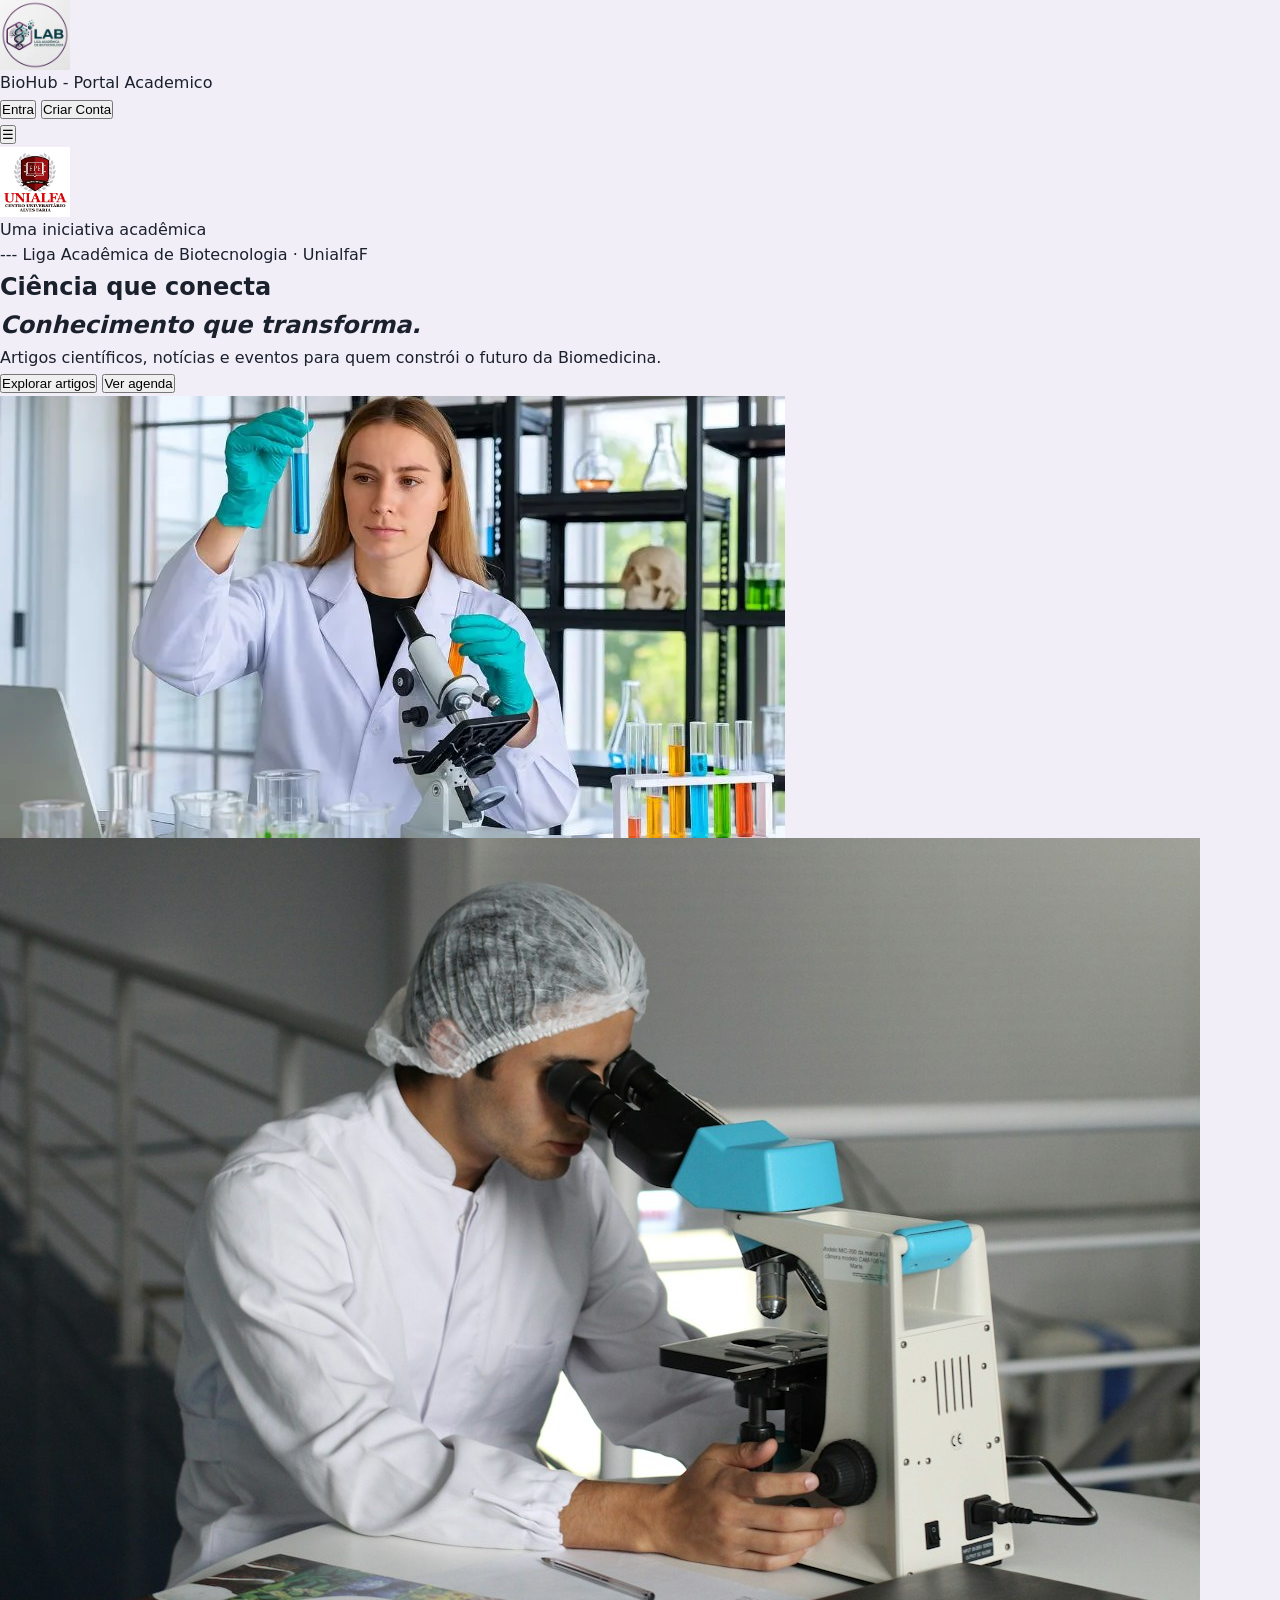
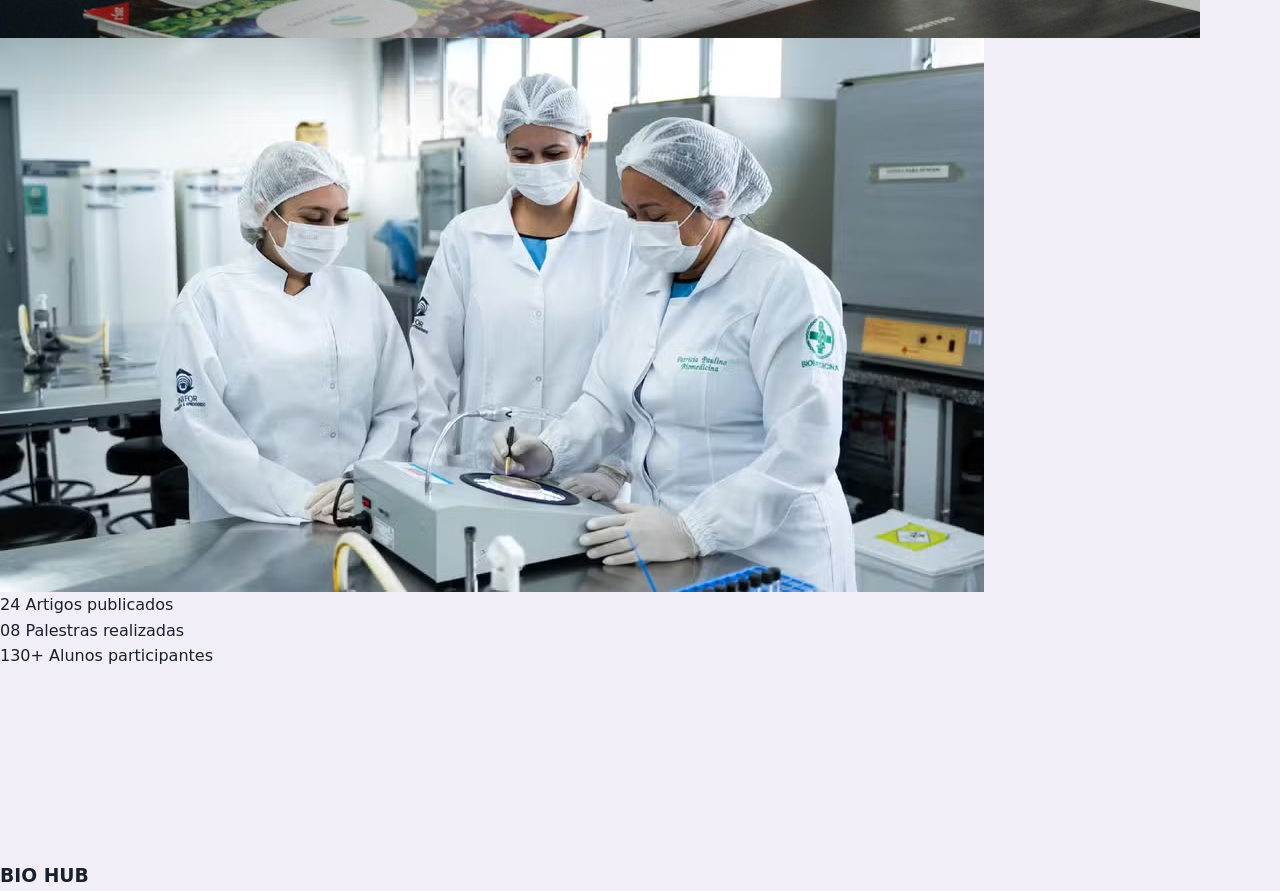
<file: index.html>
<!DOCTYPE html>
<html lang="pt-BR">
    <head >
        <meta charset="UTf-8">
        <title>BioHub - Portal Academico</title>

        <!-- LINK PARA PASTA CSS-->
         <link rel="stylesheet" href="frontend/css/style.css">

    </head>

    <body>
        <div class="site">
            <header>
                <nav>
                    

                    <div class="LAB_logo">
                        <img src="frontend/img/LAB.png" alt="Logo_BioHub" width="70">
                
                        <span>
                            BioHub - Portal Academico
                        </span>
                    </div>

                    <!-- DIV DOS BOTOES DO NAVBAR-->
                    <div class="botoes_iniciais_login">
                        <a href="segunda_pagina.html">
                        <button type="button" class="nav_button" id="entrar">Entra</button></a>

                        <button type="button" class="nav_button" id="conta">Criar Conta</button>

                    </div>

                    <div class="icone_menu">

                     <button type="button">&#9776;</button>
                    </div>

                
                </nav>
            </header>
        







        
            <main>

                <section class="introdutoria">
                    <div class="flavor_text">

                        <div class="ft_topo">
                            <div class="logo_unialfa">


                                <img src="frontend/img/logo-unialfa.png" alt="Logo_Unialfa" width="70">
                                <span>Uma iniciativa acadêmica</span>
                            
                            
                            </div>
                    
                            <p class="Credito_a_liga">--- Liga Acadêmica de Biotecnologia · UnialfaF</p>

                        </div>


                        <div class="ft_meio">
                            <div>
                                <h1>Ciência que conecta <br> <em> Conhecimento que transforma.</em></h1>
                                <p>Artigos científicos, notícias e eventos para quem constrói o futuro da Biomedicina.</p>
                            </div>
                        </div>


                        <div class="ft_base">
                            <div class="flavor_text_botoes_div">
                                <button type="button" class="ft_button"  id="f_t_1">Explorar artigos</button>

                                <button type="button" class="ft_button"  id="f_t_2">Ver agenda</button>

                            </div>
                        </div>







                    </div>

                    <div class="flavor_images">
                        <img src="frontend/img/cientista.png" alt="EXEMPLO" class="ativo" >
                        <img src="frontend/img/Pesquisador.jpe" alt="EXEMPLO" >
                        <img src="frontend/img/grupo.png" alt="EXEMPLO"  >
 
                    </div>

                </section>


                <section class="status">

                    <div class="status_bloco">
                        <div class="artigos">
                            <span class="status_nuneros">24</span>
                            <span class="status_text">Artigos publicados</span>
                        </div>


                        <div class="palestras">
                            <span class="status_nuneros">08</span>
                            <span class="status_text">Palestras realizadas</span>                        
                        </div>


                        <div class="participante">
                            <span class="status_nuneros">130+</span>
                            <span class="status_text">Alunos participantes</span>

                        </div>






                    </div>


                </section>

                <section class="noticias">







                </section>
            </main>




            <footer>
                <h3>BIO <strong>HUB</strong></h3>




            </footer>

            <!--LINKANDO O CODIGO JAVA NO FINAL PRA EVITAR BUGS-->
            <script src="frontend/js/main.js"> </script>
        </div>

    </body>
</html>
</file>
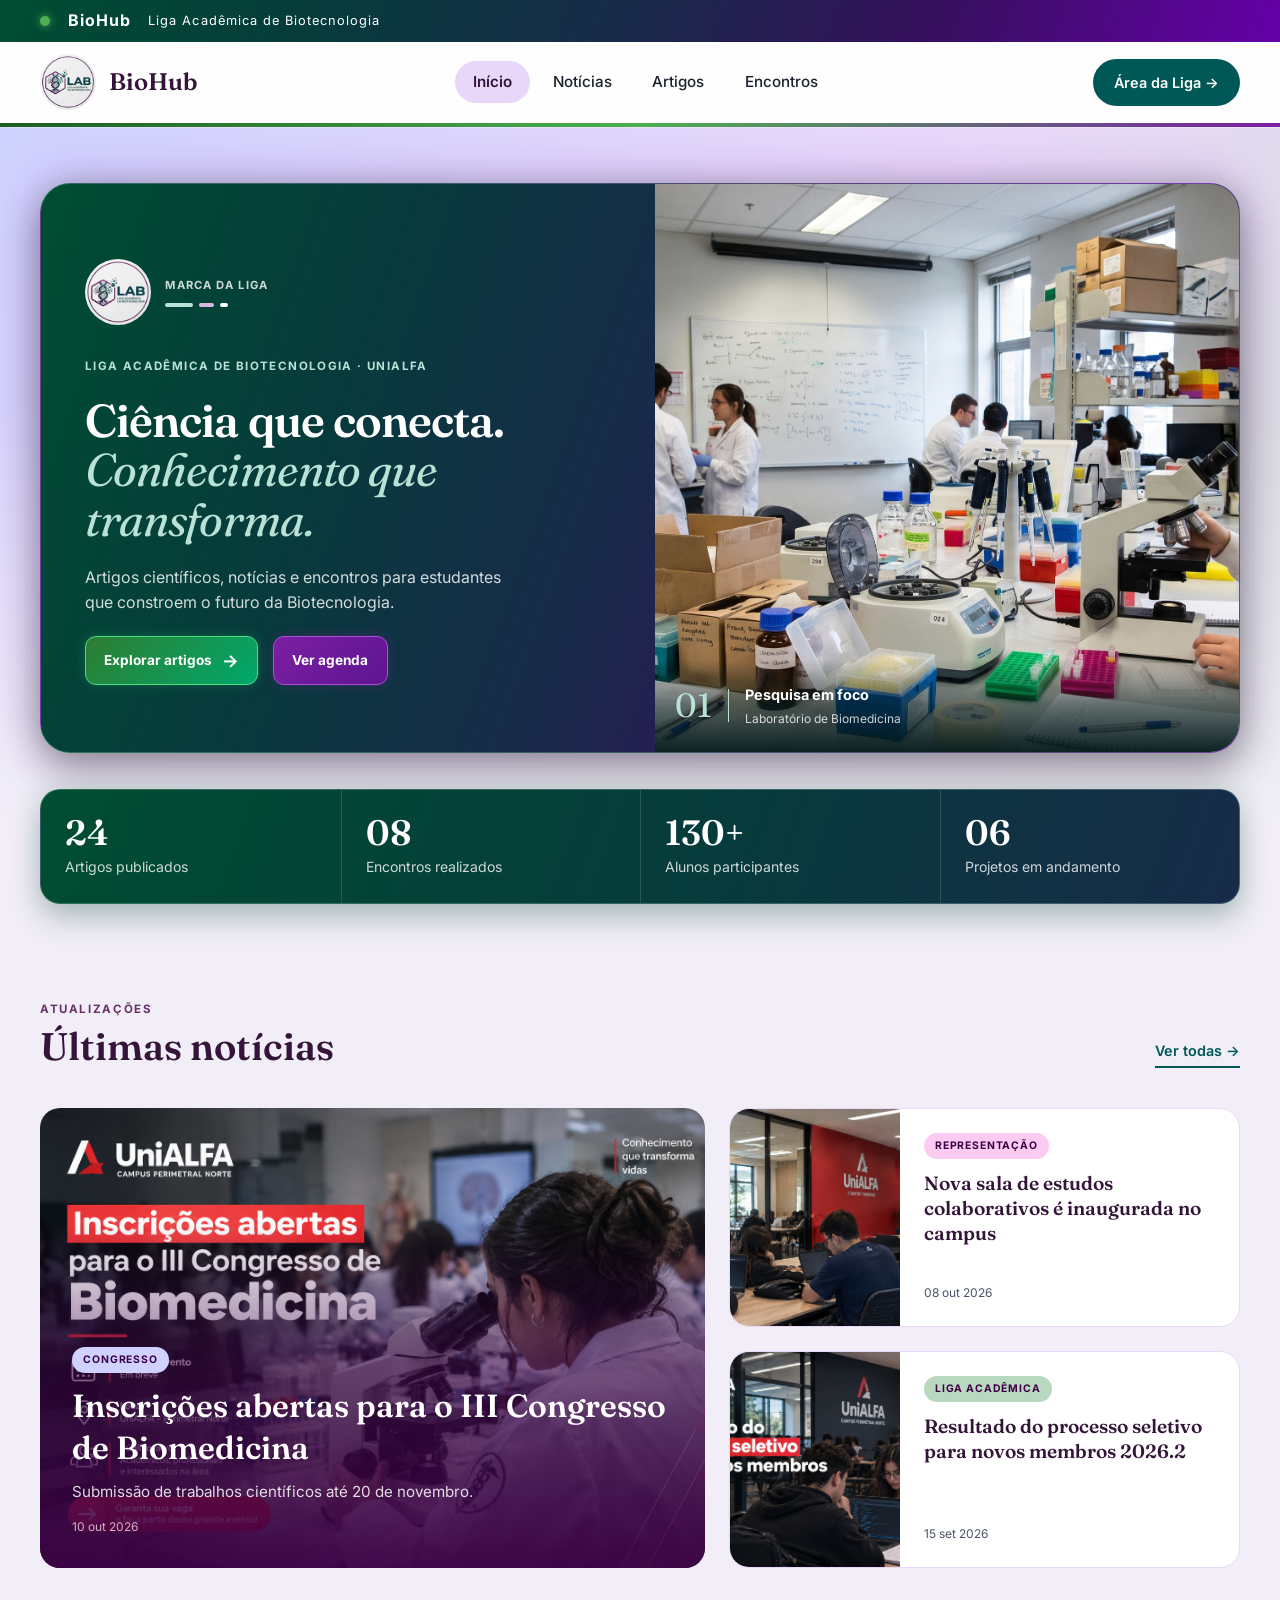
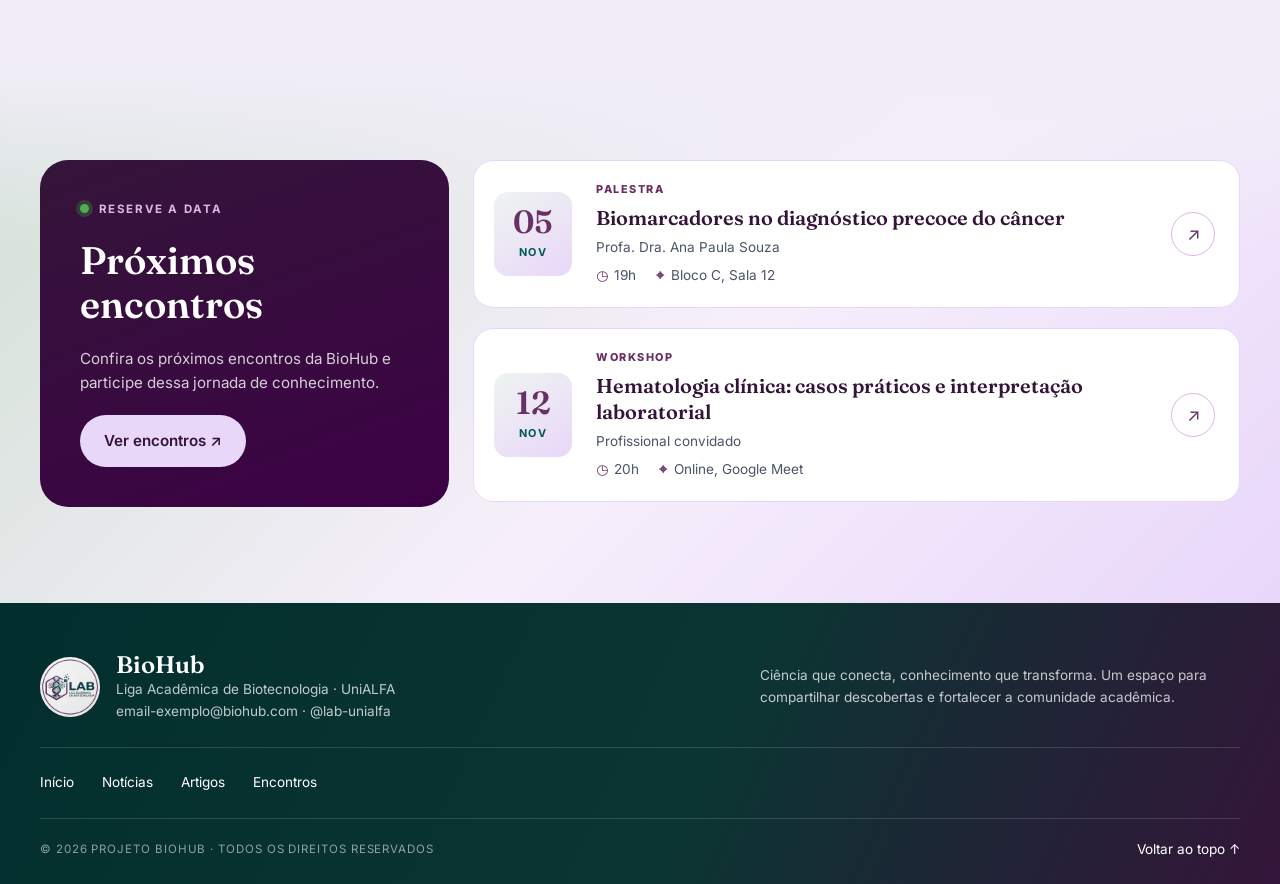
<file: frontend/index.html>
<!DOCTYPE html>
<html lang="pt-br">
<head>
    <meta charset="UTF-8">
    <meta name="viewport" content="width=device-width, initial-scale=1.0">
    <meta name="description" content="BioHub: artigos científicos, notícias e encontros da Liga Acadêmica de Biotecnologia da UniALFA">
    <title>BioHub - Liga Acadêmica de Biotecnologia</title>

    <link rel="preconnect" href="https://fonts.googleapis.com">
    <link rel="preconnect" href="https://fonts.gstatic.com" crossorigin>
    <link href="https://fonts.googleapis.com/css2?family=Fraunces:ital,opsz,wght@0,9..144,400;0,9..144,600;1,9..144,400&family=Inter:wght@400;500;600;700&display=swap" rel="stylesheet">

    <link rel="stylesheet" href="css/style.css">
</head>

<body>

    <!-- ===== FAIXA SUPERIOR (do colega) ===== -->
    <div class="faixa-superior">
        <span class="ponto-verde" aria-hidden="true"></span>
        <strong>BioHub</strong>
        <span class="nome-faixa">Liga Acadêmica de Biotecnologia</span>
    </div>

    <!-- ===== CABEÇALHO (seu, com a linha em degradê do colega) ===== -->
    <header class="cabecalho">
        <a href="index.html" class="logo" aria-label="BioHub, ir para o início">
            <img src="img/Logo Oficial - BioHub.jpeg" alt="" class="logo-img">
            <span class="logo-nome">BioHub</span>
        </a>

        <nav class="menu" aria-label="Menu principal">
            <ul>
                <li><a href="index.html" aria-current="page">Início</a></li>
                <li><a href="noticias.html">Notícias</a></li>
                <li><a href="artigos.html">Artigos</a></li>
                <li><a href="encontros.html">Encontros</a></li>
            </ul>
        </nav>

        <a href="area-da-liga.html" class="botao-area-liga">Área da Liga &rarr;</a>
    </header>

    <main>

        <!-- ===== INÍCIO: fundo em degradê (seu) + card (do colega) ===== -->
        <section class="hero" id="inicio">
            <div class="hero-card">

                <div class="hero-conteudo">

                    <div class="hero-marca">
                        <img src="img/Logo Oficial - BioHub.jpeg" alt="Logo da BioHub">
                        <div class="hero-marca-info">
                            <span>Marca da liga</span>
                            <div class="marca-detalhes" aria-hidden="true">
                                <span></span>
                                <span></span>
                                <span></span>
                            </div>
                        </div>
                    </div>

                    <p class="hero-categoria">Liga Acadêmica de Biotecnologia &middot; UniALFA</p>

                    <h1 class="titulo-principal">
                        Ciência que conecta.
                        <em>Conhecimento que transforma.</em>
                    </h1>

                    <p class="hero-descricao">
                        Artigos científicos, notícias e encontros para estudantes que constroem o futuro da Biotecnologia.
                    </p>

                    <div class="hero-botoes">
                        <a href="artigos.html" class="hero-botao">Explorar artigos <span aria-hidden="true">&rarr;</span></a>
                        <a href="encontros.html" class="hero-botao secundario">Ver agenda</a>
                    </div>

                </div>

                <figure class="hero-imagem">
                    <img src="img/Gemini_Generated_Image_n9bl7xn9bl7xn9bl.jpg" alt="Pesquisador de touca e jaleco observando uma amostra em um microscópio">

                    <figcaption class="hero-legenda">
                        <span class="hero-numero">01</span>
                        <span class="hero-legenda-textos">
                            <strong>Pesquisa em foco</strong>
                            <span>Laboratório de Biomedicina</span>
                        </span>
                    </figcaption>
                </figure>

            </div>
        </section>

        <!-- ===== BARRA DE NÚMEROS (do colega, degradê mais suave) ===== -->
        <section class="estatisticas" aria-label="A liga em números">
            <ul class="lista-estatisticas">
                <li class="estatistica">
                    <span class="estatistica-numero">24</span>
                    <span class="estatistica-rotulo">Artigos publicados</span>
                </li>
                <li class="estatistica">
                    <span class="estatistica-numero">08</span>
                    <span class="estatistica-rotulo">Encontros realizados</span>
                </li>
                <li class="estatistica">
                    <span class="estatistica-numero">130+</span>
                    <span class="estatistica-rotulo">Alunos participantes</span>
                </li>
                <li class="estatistica">
                    <span class="estatistica-numero">06</span>
                    <span class="estatistica-rotulo">Projetos em andamento</span>
                </li>
            </ul>
        </section>

        <!-- ===== ÚLTIMAS NOTÍCIAS (seu) ===== -->
        <section class="noticias" id="noticias" aria-labelledby="titulo-noticias">
            <div class="cabecalho-secao">
                <div>
                    <p class="sobretitulo">Atualizações</p>
                    <h2 id="titulo-noticias">Últimas notícias</h2>
                </div>
                <a href="noticias.html" class="link-secao">Ver todas &rarr;</a>
            </div>

            <div class="grid-noticias">

                <article class="cartao-noticia destaque">
                    <a href="noticias.html" class="cartao-noticia-link">
                        <img src="img/Congresso de Biomedicina UniALFA.png" alt="Estudantes reunidos em um auditório durante um congresso">
                        <div class="cartao-noticia-corpo">
                            <span class="categoria categoria-congresso">Congresso</span>
                            <h3>Inscrições abertas para o III Congresso de Biomedicina</h3>
                            <p>Submissão de trabalhos científicos até 20 de novembro.</p>
                            <p class="meta"><time datetime="2026-10-10">10 out 2026</time></p>
                        </div>
                    </a>
                </article>

                <article class="cartao-noticia">
                    <a href="noticias.html" class="cartao-noticia-link">
                        <img src="img/Espaço UniALFA de Estudo Colaborativo.png" alt="Estudantes caminhando em área verde do campus">
                        <div class="cartao-noticia-corpo">
                            <span class="categoria categoria-representacao">Representação</span>
                            <h3>Nova sala de estudos colaborativos é inaugurada no campus</h3>
                            <p class="meta"><time datetime="2026-10-08">08 out 2026</time></p>
                        </div>
                    </a>
                </article>

                <article class="cartao-noticia">
                    <a href="noticias.html" class="cartao-noticia-link">
                        <img src="img/Resultado do Processo Seletivo UniALFA 2026.2.png" alt="Aluna realizando pipetagem em laboratório">
                        <div class="cartao-noticia-corpo">
                            <span class="categoria categoria-liga">Liga acadêmica</span>
                            <h3>Resultado do processo seletivo para novos membros 2026.2</h3>
                            <p class="meta"><time datetime="2026-09-15">15 set 2026</time></p>
                        </div>
                    </a>
                </article>

            </div>
        </section>

        <!-- ===== PRÓXIMOS ENCONTROS (mistura dos dois) ===== -->
        <section class="encontros" id="encontros" aria-labelledby="titulo-encontros">
            <div class="encontros-layout">

                <div class="encontros-intro">
                    <p class="sobretitulo">Reserve a data</p>
                    <h2 id="titulo-encontros">Próximos encontros</h2>
                    <p class="encontros-descricao">
                        Confira os próximos encontros da BioHub e participe dessa jornada de conhecimento.
                    </p>
                    <a href="encontros.html" class="btn-claro">Ver encontros ↗</a>
                </div>

                <div class="lista-encontros">

                    <article class="cartao-evento">
                        <time datetime="2026-11-05" class="data-evento">
                            <span class="dia">05</span>
                            <span class="mes">NOV</span>
                        </time>
                        <div class="info-evento">
                            <span class="evento-categoria">Palestra</span>
                            <h3>Biomarcadores no diagnóstico precoce do câncer</h3>
                            <p class="detalhes-evento">Profa. Dra. Ana Paula Souza</p>
                            <ul class="evento-meta">
                                <li><span class="icone-meta" aria-hidden="true">◷</span> 19h</li>
                                <li><span class="icone-meta" aria-hidden="true">⌖</span> Bloco C, Sala 12</li>
                            </ul>
                        </div>
                        <a href="encontros.html" class="acao-evento" aria-label="Ver detalhes: Biomarcadores no diagnóstico precoce do câncer">↗</a>
                    </article>

                    <article class="cartao-evento">
                        <time datetime="2026-11-12" class="data-evento">
                            <span class="dia">12</span>
                            <span class="mes">NOV</span>
                        </time>
                        <div class="info-evento">
                            <span class="evento-categoria">Workshop</span>
                            <h3>Hematologia clínica: casos práticos e interpretação laboratorial</h3>
                            <p class="detalhes-evento">Profissional convidado</p>
                            <ul class="evento-meta">
                                <li><span class="icone-meta" aria-hidden="true">◷</span> 20h</li>
                                <li><span class="icone-meta" aria-hidden="true">⌖</span> Online, Google Meet</li>
                            </ul>
                        </div>
                        <a href="encontros.html" class="acao-evento" aria-label="Ver detalhes: Hematologia clínica">↗</a>
                    </article>

                </div>
            </div>
        </section>

    </main>

    <!-- ===== RODAPÉ (o melhor dos dois) ===== -->
    <footer class="rodape">

        <div class="rodape-topo">
            <div class="rodape-marca">
                <img src="img/Logo Oficial - BioHub.jpeg" alt="Logo da Liga Acadêmica de Biotecnologia" class="rodape-logo">
                <div>
                    <p class="rodape-titulo">BioHub</p>
                    <p>Liga Acadêmica de Biotecnologia &middot; UniALFA</p>
                    <p>email-exemplo@biohub.com &middot; @lab-unialfa</p>
                </div>
            </div>

            <p class="rodape-descricao">
                Ciência que conecta, conhecimento que transforma. Um espaço para compartilhar descobertas e fortalecer a comunidade acadêmica.
            </p>
        </div>

        <nav class="rodape-links" aria-label="Links do rodapé">
            <a href="index.html">Início</a>
            <a href="noticias.html">Notícias</a>
            <a href="artigos.html">Artigos</a>
            <a href="encontros.html">Encontros</a>
        </nav>

        <div class="rodape-final">
            <p class="direitos">&copy; 2026 Projeto BioHub &middot; Todos os Direitos Reservados</p>
            <a href="#inicio" class="voltar-topo">Voltar ao topo &uarr;</a>
        </div>

    </footer>
</body>
</html>
</file>
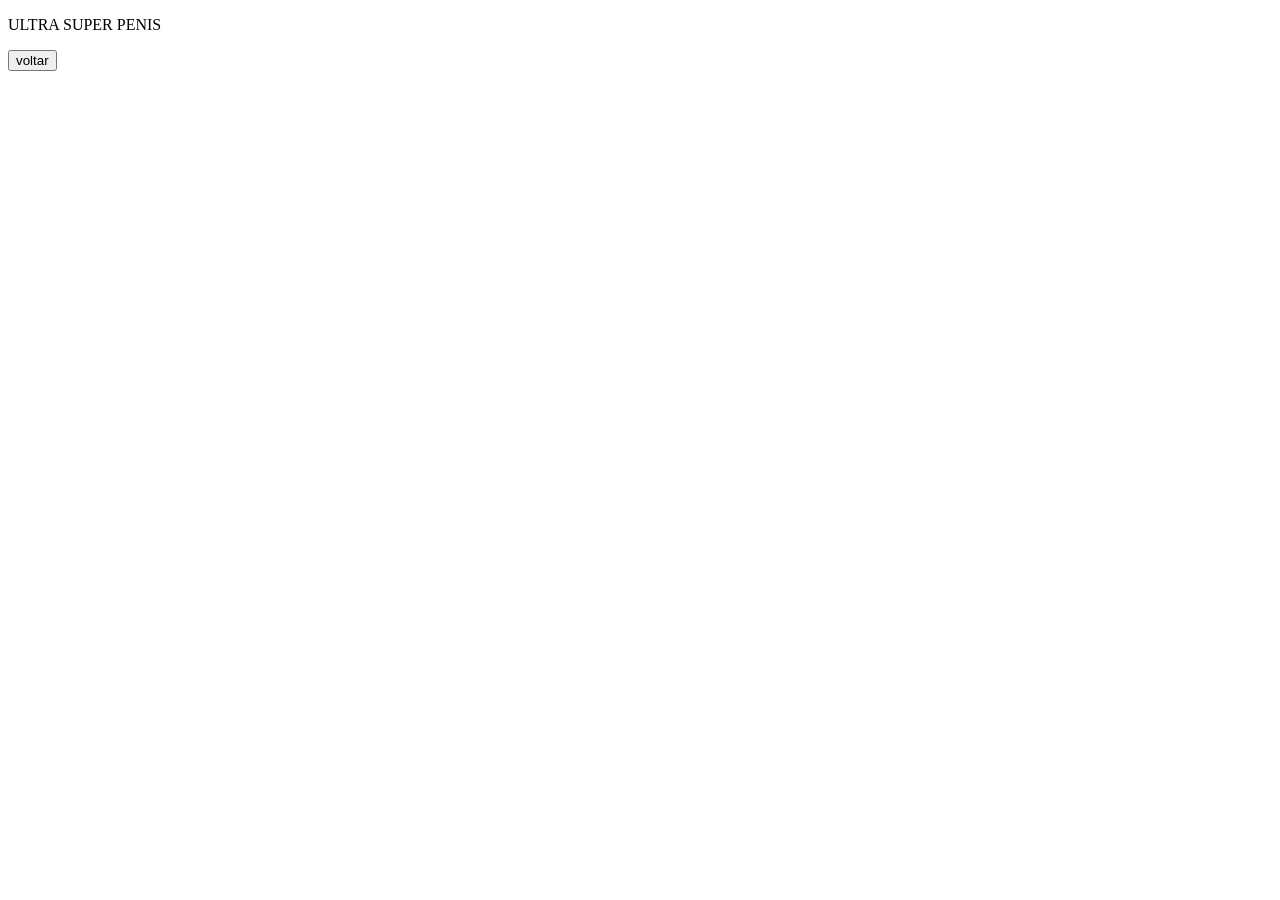
<file: frontend/segunda_pagina.html>
<!DOCTYPE html>
<html lang="pt-BR">
<head>
    <meta charset="UTF-8">
    <meta name="viewport" content="width=device-width, initial-scale=1.0">
    <title>Document</title>
</head>
<body>
     <p> ULTRA SUPER PENIS</p>

     <a href="index.html"> 
        <button type="button">voltar</button>
            </a>
</body>
</html>
</file>
<file: frontend/css/style.css>
/* ==========================================================
   BioHub - style.css (versão unificada)
   Base: seu CSS (variáveis, cabeçalho, notícias)
   Do colega: card do início, barra de números, botões do card
   Mistura dos dois: encontros e rodapé
   ========================================================== */

:root {
    --lilas-rosa: #FBCBF2;
    --lilas-etiqueta: #DBB8E3;
    --lilas-suave: #E9D7FA;
    --lilas-acinzentado: #C1BBE3;
    --lavanda-suave: #CFD2FF;

    --verde-medio: #216651;
    --verde-hover: #3E9278;
    --verde-menta: #74BAA0;
    --verde-claro: #B8D8C0;
    --verde-suave: #D0E0D3;
    --verde-hero: #022E2D;
    --verde-manguezal: #005856;

    --roxo-profundo: #3C0145;
    --roxo-escuro: #341539;
    --roxo-medio: #673165;

    --fundo-pagina: #F1EEF8;
    --nevoa-lilas: #F6EFFB;
    --nevoa-verde: #EEF4F0;

    --texto-escuro: #1A202C;
    --texto-suave: #4A5568;
    --branco: #FFFFFF;

    /* Vindos do site do colega: card do início, barra de números e botões do card */
    --verde-gelo: #B9E2D6;
    --gradiente-card: linear-gradient(110deg, #004D32 0%, #063B3B 25%, #172B49 48%, #35105C 72%, #6500A8 100%);
    --gradiente-barra: linear-gradient(110deg, #004D32 0%, #063B3B 55%, #172B49 100%);
    --botao-verde: linear-gradient(135deg, #2E7D32, #00A86B);
    --botao-roxo: linear-gradient(135deg, #7B1FA2, #5E1590);
    --sombra-destaque: 0 20px 40px rgba(0, 0, 0, 0.28), 0 0 25px rgba(76, 175, 80, 0.18), 0 0 45px rgba(123, 31, 162, 0.32);

    --fonte-principal: 'Inter', system-ui, -apple-system, 'Segoe UI', sans-serif;
    --fonte-titulo: 'Fraunces', Georgia, 'Times New Roman', serif;

    --largura-max: 1200px;
    --margem-lateral: max(1.5rem, calc((100% - var(--largura-max)) / 2));
    --raio-cartao: 20px;
    --raio-painel: 28px;
    --sombra-cartao: 0 14px 30px rgba(52, 21, 57, 0.14);
}


/* ---------- Base ---------- */

* {
    margin: 0;
    padding: 0;
    box-sizing: border-box;
}

html {
    scroll-behavior: smooth;
    scroll-padding-top: 6rem;
}

body {
    font-family: var(--fonte-principal);
    background-color: var(--fundo-pagina);
    color: var(--texto-escuro);
    line-height: 1.6;
}

a {
    color: inherit;
    text-decoration: none;
}

ul {
    list-style: none;
}

img {
    display: block;
    max-width: 100%;
    height: auto;
}

a:focus-visible {
    outline: 3px solid var(--roxo-medio);
    outline-offset: 3px;
    border-radius: 8px;
}

/* Em fundos escuros o contorno de foco precisa ser claro */
.hero-card a:focus-visible,
.encontros-intro a:focus-visible,
.rodape a:focus-visible {
    outline-color: var(--branco);
}

@media (prefers-reduced-motion: reduce) {
    html { scroll-behavior: auto; }
    * { transition: none !important; }
}


/* ---------- Componentes reutilizáveis ---------- */

.btn-primario,
.btn-secundario,
.btn-claro {
    display: inline-block;
    padding: 0.85rem 1.5rem;
    border-radius: 999px;
    font-size: 0.95rem;
    font-weight: 600;
    transition: background-color 0.2s ease, color 0.2s ease, transform 0.2s ease;
}

.btn-primario {
    background-color: var(--roxo-medio);
    color: var(--branco);
}

.btn-primario:hover {
    background-color: var(--roxo-escuro);
    transform: translateY(-2px);
}

.btn-secundario {
    border: 2px solid var(--verde-manguezal);
    color: var(--verde-manguezal);
}

.btn-secundario:hover {
    background-color: var(--verde-manguezal);
    color: var(--branco);
    transform: translateY(-2px);
}

.btn-claro {
    background-color: var(--lilas-suave);
    color: var(--roxo-escuro);
}

.btn-claro:hover {
    background-color: var(--branco);
    transform: translateY(-2px);
}

.cabecalho-secao {
    display: flex;
    justify-content: space-between;
    align-items: flex-end;
    gap: 1rem;
    margin-bottom: 2.5rem;
}

.sobretitulo {
    margin-bottom: 0.35rem;
    font-size: 0.72rem;
    font-weight: 700;
    letter-spacing: 0.14em;
    text-transform: uppercase;
    color: var(--roxo-medio);
}

.cabecalho-secao h2 {
    font-family: var(--fonte-titulo);
    font-size: clamp(1.8rem, 3vw, 2.4rem);
    font-weight: 600;
    line-height: 1.15;
    color: var(--roxo-escuro);
}

.link-secao {
    padding-bottom: 0.25rem;
    border-bottom: 2px solid var(--verde-manguezal);
    font-size: 0.9rem;
    font-weight: 600;
    white-space: nowrap;
    color: var(--verde-manguezal);
    transition: color 0.2s ease, border-color 0.2s ease;
}

.link-secao:hover {
    color: var(--verde-hover);
    border-color: var(--verde-hover);
}

.categoria {
    align-self: flex-start;
    display: inline-block;
    padding: 0.3rem 0.7rem;
    border-radius: 999px;
    font-size: 0.65rem;
    font-weight: 700;
    letter-spacing: 0.08em;
    text-transform: uppercase;
}

.categoria-liga {
    background-color: var(--verde-claro);
    color: var(--roxo-profundo);
}

.categoria-congresso {
    background-color: var(--lavanda-suave);
    color: var(--roxo-profundo);
}

.categoria-representacao {
    background-color: var(--lilas-rosa);
    color: var(--roxo-profundo);
}


/* ---------- Faixa superior (do colega) ---------- */

.faixa-superior {
    display: flex;
    align-items: center;
    gap: 1.1rem;
    padding: 0.5rem var(--margem-lateral);
    background: var(--gradiente-card);
    font-size: 0.8rem;
    letter-spacing: 0.08em;
    color: var(--branco);
}

.faixa-superior strong {
    font-size: 1rem;
}

.ponto-verde {
    flex-shrink: 0;
    width: 10px;
    height: 10px;
    border-radius: 50%;
    background-color: #4CAF50;
    box-shadow: 0 0 10px #4CAF50;
}


/* ---------- Cabeçalho (seu) ---------- */

.cabecalho {
    position: sticky;
    top: 0;
    z-index: 100;
    display: flex;
    justify-content: space-between;
    align-items: center;
    gap: 1.5rem;
    padding: 0.8rem var(--margem-lateral);
    background-color: rgba(255, 255, 255, 0.92);
    backdrop-filter: blur(8px);
    border-bottom: 4px solid transparent;
    border-image: linear-gradient(to right, #1B5E20, #4CAF50, #7B1FA2) 1;
}

.logo {
    display: flex;
    align-items: center;
    gap: 0.8rem;
}

.logo-img {
    width: 56px;
    height: 56px;
    border-radius: 50%;
    object-fit: cover;
}

.logo-nome {
    font-family: var(--fonte-titulo);
    font-size: 1.5rem;
    font-weight: 600;
    color: var(--roxo-escuro);
}

.menu ul {
    display: flex;
    gap: 0.35rem;
}

.menu a {
    display: block;
    padding: 0.55rem 1.1rem;
    border-radius: 999px;
    font-size: 0.95rem;
    font-weight: 500;
    color: var(--texto-escuro);
    transition: background-color 0.2s ease, color 0.2s ease;
}

.menu a:hover {
    background-color: var(--nevoa-lilas);
    color: var(--roxo-escuro);
}

.menu a[aria-current="page"] {
    background-color: var(--lilas-suave);
    color: var(--roxo-escuro);
    font-weight: 600;
}

.botao-area-liga {
    padding: 0.75rem 1.3rem;
    border-radius: 999px;
    background-color: var(--verde-manguezal);
    font-size: 0.9rem;
    font-weight: 600;
    white-space: nowrap;
    color: var(--branco);
    transition: background-color 0.2s ease, transform 0.2s ease;
}

.botao-area-liga:hover {
    background-color: var(--verde-medio);
    transform: translateY(-1px);
}


/* ---------- Início: fundo em degradê (seu) + card (do colega) ---------- */

.hero {
    padding: 3.5rem var(--margem-lateral) 4.5rem;
    /* A camada de cima dissolve o degradê no fundo da página, sem corte seco */
    background:
        linear-gradient(to bottom, transparent 40%, var(--fundo-pagina) 100%),
        linear-gradient(135deg, var(--lavanda-suave) 0%, var(--lilas-suave) 50%, var(--verde-suave) 100%);
}

.hero-card {
    display: grid;
    grid-template-columns: 1fr 0.95fr;
    min-height: 570px;
    overflow: hidden;
    border: 1px solid rgba(185, 226, 214, 0.25);
    border-radius: 30px;
    background: var(--gradiente-card);
    box-shadow: var(--sombra-destaque);
}

.hero-conteudo {
    display: flex;
    flex-direction: column;
    align-items: flex-start;
    justify-content: center;
    gap: 1.25rem;
    min-width: 0;
    padding: 2.5rem 2rem 2rem 2.75rem;
    color: var(--branco);
}

/* Marca da liga */
.hero-marca {
    display: flex;
    align-items: center;
    gap: 0.9rem;
    margin-bottom: 0.75rem;
}

.hero-marca img {
    width: 66px;
    height: 66px;
    border-radius: 50%;
    object-fit: cover;
    background-color: var(--branco);
}

.hero-marca-info {
    display: flex;
    flex-direction: column;
    gap: 0.5rem;
}

.hero-marca-info > span {
    font-size: 0.7rem;
    font-weight: 700;
    letter-spacing: 0.1em;
    text-transform: uppercase;
    color: rgba(255, 255, 255, 0.8);
}

.marca-detalhes {
    display: flex;
    align-items: center;
    gap: 6px;
}

.marca-detalhes span {
    display: block;
    width: 28px;
    height: 4px;
    border-radius: 10px;
    background-color: var(--verde-gelo);
}

.marca-detalhes span:nth-child(2) {
    width: 15px;
    background-color: var(--lilas-etiqueta);
}

.marca-detalhes span:nth-child(3) {
    width: 8px;
    background-color: var(--branco);
}

/* Textos */
.hero-categoria {
    font-size: 0.72rem;
    font-weight: 700;
    letter-spacing: 0.12em;
    text-transform: uppercase;
    color: var(--verde-gelo);
}

.titulo-principal {
    font-family: var(--fonte-titulo);
    font-size: clamp(2rem, 3.6vw, 3rem);
    font-weight: 600;
    line-height: 1.08;
    letter-spacing: -0.02em;
    color: var(--branco);
}

.titulo-principal em {
    display: block;
    font-style: italic;
    font-weight: 400;
    color: var(--verde-gelo);
}

.hero-descricao {
    max-width: 27rem;
    font-size: 1rem;
    color: rgba(255, 255, 255, 0.82);
}

/* Botões do card */
.hero-botoes {
    display: flex;
    flex-wrap: wrap;
    align-items: center;
    gap: 0.9rem;
}

.hero-botao {
    display: inline-flex;
    align-items: center;
    justify-content: center;
    gap: 0.6rem;
    padding: 0.8rem 1.15rem;
    border: 1px solid #4ADE80;
    border-radius: 11px;
    background: var(--botao-verde);
    box-shadow: 0 0 12px rgba(46, 204, 113, 0.25);
    font-size: 0.85rem;
    font-weight: 700;
    color: var(--branco);
    transition: border-color 0.3s ease, box-shadow 0.3s ease, transform 0.3s ease;
}

.hero-botao span {
    font-size: 1.1rem;
    line-height: 1;
}

.hero-botao.secundario {
    border-color: #B04DDB;
    background: var(--botao-roxo);
    box-shadow: 0 0 12px rgba(156, 39, 176, 0.25);
}

/* No hover, os dois botões trocam de cor entre si */
.hero-botao:not(.secundario):hover {
    border-color: #D18BFA;
    background: var(--botao-roxo);
    box-shadow: 0 0 20px rgba(156, 39, 176, 0.5);
    transform: translateY(-3px);
}

.hero-botao.secundario:hover {
    border-color: #4ADE80;
    background: var(--botao-verde);
    box-shadow: 0 0 20px rgba(46, 204, 113, 0.45);
    transform: translateY(-3px);
}

/* Imagem com legenda */
.hero-imagem {
    position: relative;
    min-width: 0;
    overflow: hidden;
    background-color: var(--verde-manguezal);
}

.hero-imagem img {
    position: absolute;
    inset: 0;
    width: 100%;
    height: 100%;
    object-fit: cover;
    object-position: center;
}

.hero-legenda {
    position: absolute;
    right: 0;
    bottom: 0;
    left: 0;
    display: flex;
    align-items: center;
    gap: 1rem;
    padding: 1.5rem 1.25rem;
    color: var(--branco);
    background: linear-gradient(to top, rgba(3, 25, 27, 0.96), rgba(3, 25, 27, 0.6), transparent);
}

.hero-numero {
    padding-right: 1rem;
    border-right: 1px solid var(--verde-gelo);
    font-family: var(--fonte-titulo);
    font-size: 2.1rem;
    line-height: 1;
    color: var(--verde-gelo);
}

.hero-legenda-textos {
    display: flex;
    flex-direction: column;
    gap: 0.2rem;
    font-size: 0.75rem;
    color: rgba(255, 255, 255, 0.8);
}

.hero-legenda-textos strong {
    font-size: 0.9rem;
    color: var(--branco);
}


/* ---------- Barra de números (do colega, degradê mais suave) ---------- */

.estatisticas {
    position: relative;
    margin-top: -2.25rem;
    padding: 0 var(--margem-lateral);
}

.lista-estatisticas {
    display: grid;
    grid-template-columns: repeat(4, 1fr);
    overflow: hidden;
    border: 1px solid rgba(185, 226, 214, 0.25);
    border-radius: 20px;
    background: var(--gradiente-barra);
    box-shadow: 0 14px 30px rgba(2, 46, 45, 0.25), 0 0 25px rgba(76, 175, 80, 0.15);
}

.estatistica {
    display: flex;
    flex-direction: column;
    gap: 0.2rem;
    padding: 1.5rem;
}

.estatistica + .estatistica {
    border-left: 1px solid rgba(255, 255, 255, 0.14);
}

.estatistica-numero {
    font-family: var(--fonte-titulo);
    font-size: 2.2rem;
    font-weight: 600;
    line-height: 1.1;
    color: var(--branco);
}

.estatistica-rotulo {
    font-size: 0.88rem;
    color: rgba(255, 255, 255, 0.8);
}


/* ---------- Últimas notícias (seu) ---------- */

.noticias {
    padding: 6rem var(--margem-lateral);
}

.grid-noticias {
    display: grid;
    grid-template-columns: 1.3fr 1fr;
    gap: 1.5rem;
}

.cartao-noticia {
    overflow: hidden;
    background-color: var(--branco);
    border: 1px solid var(--lilas-suave);
    border-radius: var(--raio-cartao);
    transition: transform 0.25s ease, box-shadow 0.25s ease;
}

.cartao-noticia:hover {
    transform: translateY(-4px);
    box-shadow: var(--sombra-cartao);
}

.cartao-noticia-link {
    display: grid;
    grid-template-columns: 170px 1fr;
    height: 100%;
}

.cartao-noticia img {
    width: 100%;
    height: 100%;
    min-height: 190px;
    object-fit: cover;
}

.cartao-noticia-corpo {
    display: flex;
    flex-direction: column;
    gap: 0.75rem;
    padding: 1.5rem;
}

.cartao-noticia-corpo h3 {
    font-family: var(--fonte-titulo);
    font-size: 1.2rem;
    font-weight: 600;
    line-height: 1.3;
    color: var(--roxo-escuro);
}

.cartao-noticia-corpo p {
    font-size: 0.9rem;
    color: var(--texto-suave);
}

/* A data fica sempre no pé do cartão */
.cartao-noticia-corpo .meta {
    margin-top: auto;
    font-size: 0.75rem;
    color: var(--texto-suave);
}

/* Cartão em destaque: imagem ocupa tudo e o texto fica sobre ela */
.cartao-noticia.destaque {
    grid-row: span 2;
    border: 0;
}

.destaque .cartao-noticia-link {
    position: relative;
    display: block;
    min-height: 460px;
}

.destaque img {
    position: absolute;
    inset: 0;
    min-height: 0;
}

/* Degradê roxo na base para dar leitura ao texto */
.destaque .cartao-noticia-link::after {
    content: "";
    position: absolute;
    inset: 0;
    background: linear-gradient(to top, rgba(60, 1, 69, 0.95) 0%, rgba(60, 1, 69, 0.55) 45%, rgba(60, 1, 69, 0) 75%);
}

.destaque .cartao-noticia-corpo {
    position: absolute;
    z-index: 1;
    left: 0;
    right: 0;
    bottom: 0;
    padding: 2rem;
}

.destaque .cartao-noticia-corpo h3 {
    font-size: clamp(1.5rem, 2.6vw, 2rem);
    color: var(--branco);
}

.destaque .cartao-noticia-corpo p {
    font-size: 0.95rem;
    color: rgba(255, 255, 255, 0.85);
}

.destaque .cartao-noticia-corpo .meta {
    margin-top: 0;
    font-size: 0.75rem;
    color: rgba(255, 255, 255, 0.7);
}


/* ---------- Próximos encontros (mistura dos dois) ---------- */

/* Fundo em degradê verde e lilás (do colega) com as cores da sua paleta */
.encontros {
    padding: 6rem var(--margem-lateral);
    /* A camada de cima nasce no fundo da página, então não há corte no topo */
    background:
        linear-gradient(to bottom, var(--fundo-pagina) 0%, transparent 35%),
        linear-gradient(135deg, var(--verde-suave) 0%, var(--nevoa-lilas) 55%, var(--lilas-suave) 100%);
}

.encontros-layout {
    display: grid;
    grid-template-columns: 0.8fr 1.5fr;
    gap: 1.5rem;
}

/* Painel roxo à esquerda (seu) */
.encontros-intro {
    display: flex;
    flex-direction: column;
    justify-content: center;
    align-items: flex-start;
    gap: 1.25rem;
    padding: 2.5rem;
    border-radius: var(--raio-painel);
    background: linear-gradient(160deg, var(--roxo-escuro) 0%, var(--roxo-profundo) 100%);
    color: var(--branco);
}

/* Etiqueta com pontinho verde (do colega) */
.encontros-intro .sobretitulo {
    display: flex;
    align-items: center;
    gap: 0.6rem;
    margin-bottom: 0;
    color: var(--lilas-etiqueta);
}

.encontros-intro .sobretitulo::before {
    content: "";
    width: 9px;
    height: 9px;
    border-radius: 50%;
    background-color: #4CAF50;
    box-shadow: 0 0 0 4px rgba(76, 175, 80, 0.25);
}

.encontros-intro h2 {
    font-family: var(--fonte-titulo);
    font-size: clamp(1.9rem, 3vw, 2.5rem);
    font-weight: 600;
    line-height: 1.15;
}

.encontros-descricao {
    font-size: 0.95rem;
    color: rgba(255, 255, 255, 0.8);
}

.lista-encontros {
    display: flex;
    flex-direction: column;
    gap: 1.25rem;
}

.cartao-evento {
    display: grid;
    grid-template-columns: auto 1fr auto;
    align-items: center;
    gap: 1.5rem;
    padding: 1.25rem 1.5rem 1.25rem 1.25rem;
    background-color: var(--branco);
    border: 1px solid var(--lilas-suave);
    border-radius: var(--raio-cartao);
    transition: box-shadow 0.25s ease, transform 0.25s ease;
}

.cartao-evento:hover {
    transform: translateY(-3px);
    box-shadow: var(--sombra-cartao);
}

/* Bloco da data com degradê verde e lilás (do colega) */
.data-evento {
    display: flex;
    flex-direction: column;
    align-items: center;
    min-width: 78px;
    padding: 0.9rem 1rem;
    border-radius: 14px;
    background: linear-gradient(145deg, var(--nevoa-verde), var(--lilas-suave));
    text-align: center;
}

.data-evento .dia {
    font-family: var(--fonte-titulo);
    font-size: 2rem;
    font-weight: 600;
    line-height: 1;
    color: var(--roxo-medio);
}

.data-evento .mes {
    margin-top: 0.35rem;
    font-size: 0.68rem;
    font-weight: 700;
    letter-spacing: 0.12em;
    color: var(--verde-manguezal);
}

.info-evento {
    display: flex;
    flex-direction: column;
    gap: 0.4rem;
}

.evento-categoria {
    font-size: 0.68rem;
    font-weight: 800;
    letter-spacing: 0.14em;
    text-transform: uppercase;
    color: var(--roxo-medio);
}

.info-evento h3 {
    font-family: var(--fonte-titulo);
    font-size: 1.25rem;
    font-weight: 600;
    line-height: 1.3;
    color: var(--roxo-escuro);
}

.detalhes-evento {
    font-size: 0.85rem;
    color: var(--texto-suave);
}

/* Horário e local com ícones (do colega) */
.evento-meta {
    display: flex;
    flex-wrap: wrap;
    gap: 0.25rem 1.25rem;
    font-size: 0.85rem;
    color: var(--texto-suave);
}

.evento-meta li {
    display: flex;
    align-items: center;
    gap: 0.4rem;
}

.icone-meta {
    font-weight: 800;
    color: var(--roxo-medio);
}

.acao-evento {
    display: flex;
    align-items: center;
    justify-content: center;
    width: 44px;
    height: 44px;
    border: 1px solid var(--lilas-etiqueta);
    border-radius: 50%;
    font-size: 1.1rem;
    color: var(--roxo-medio);
    transition: background-color 0.2s ease, color 0.2s ease, border-color 0.2s ease;
}

.acao-evento:hover {
    background-color: var(--roxo-medio);
    border-color: var(--roxo-medio);
    color: var(--branco);
}


/* ---------- Rodapé (o melhor dos dois) ---------- */

.rodape {
    display: flex;
    flex-direction: column;
    gap: 1.5rem;
    padding: 3rem var(--margem-lateral) 1.5rem;
    background: linear-gradient(115deg, var(--verde-hero) 0%, #0A3532 55%, var(--roxo-escuro) 100%);
    font-size: 0.85rem;
    color: rgba(255, 255, 255, 0.75);
}

.rodape-topo {
    display: flex;
    justify-content: space-between;
    align-items: center;
    gap: 2rem;
}

.rodape-marca {
    display: flex;
    align-items: center;
    gap: 1rem;
}

.rodape-logo {
    flex-shrink: 0;
    width: 60px;
    height: 60px;
    border-radius: 50%;
    object-fit: cover;
}

.rodape-titulo {
    font-family: var(--fonte-titulo);
    font-size: 1.5rem;
    font-weight: 600;
    line-height: 1.2;
    color: var(--branco);
}

.rodape-descricao {
    max-width: 30rem;
    line-height: 1.6;
}

.rodape-links {
    display: flex;
    flex-wrap: wrap;
    gap: 0.5rem 1.75rem;
    padding-top: 1.5rem;
    border-top: 1px solid rgba(255, 255, 255, 0.14);
}

.rodape-links a,
.voltar-topo {
    color: var(--branco);
    transition: color 0.2s ease;
}

.rodape-links a:hover,
.voltar-topo:hover {
    color: var(--verde-claro);
}

.rodape-final {
    display: flex;
    justify-content: space-between;
    align-items: center;
    flex-wrap: wrap;
    gap: 0.75rem;
    padding-top: 1.25rem;
    border-top: 1px solid rgba(255, 255, 255, 0.14);
}

.direitos {
    font-size: 0.72rem;
    letter-spacing: 0.08em;
    text-transform: uppercase;
    color: rgba(255, 255, 255, 0.55);
}


/* ---------- Responsivo ---------- */

@media (max-width: 900px) {

    .cabecalho {
        flex-wrap: wrap;
    }

    .menu {
        order: 3;
        width: 100%;
    }

    .menu ul {
        flex-wrap: wrap;
    }

    .hero-card {
        grid-template-columns: 1fr;
        min-height: 0;
    }

    .hero-imagem {
        min-height: 340px;
    }

    .lista-estatisticas {
        grid-template-columns: repeat(2, 1fr);
    }

    .estatistica:nth-child(odd) {
        border-left: 0;
    }

    .estatistica:nth-child(n + 3) {
        border-top: 1px solid rgba(255, 255, 255, 0.14);
    }

    .grid-noticias {
        grid-template-columns: 1fr;
    }

    .cartao-noticia.destaque {
        grid-row: auto;
    }

    .encontros-layout {
        grid-template-columns: 1fr;
    }

    .rodape-topo {
        flex-direction: column;
        align-items: flex-start;
    }
}

@media (max-width: 600px) {

    .hero-conteudo {
        padding: 1.75rem 1.5rem;
    }

    .hero-botoes {
        flex-direction: column;
        align-items: stretch;
        width: 100%;
    }

    .hero-botao {
        min-height: 44px;
    }

    .hero-imagem {
        min-height: 300px;
    }

    .cabecalho-secao {
        flex-wrap: wrap;
    }

    .cartao-noticia-link {
        grid-template-columns: 1fr;
    }

    .cartao-noticia:not(.destaque) img {
        height: 200px;
        min-height: 0;
    }

    .cartao-evento {
        grid-template-columns: auto 1fr;
        gap: 1rem;
    }

    .acao-evento {
        grid-column: 2;
        justify-self: end;
    }

    .rodape-final {
        flex-direction: column;
        align-items: flex-start;
    }
}
</file>
